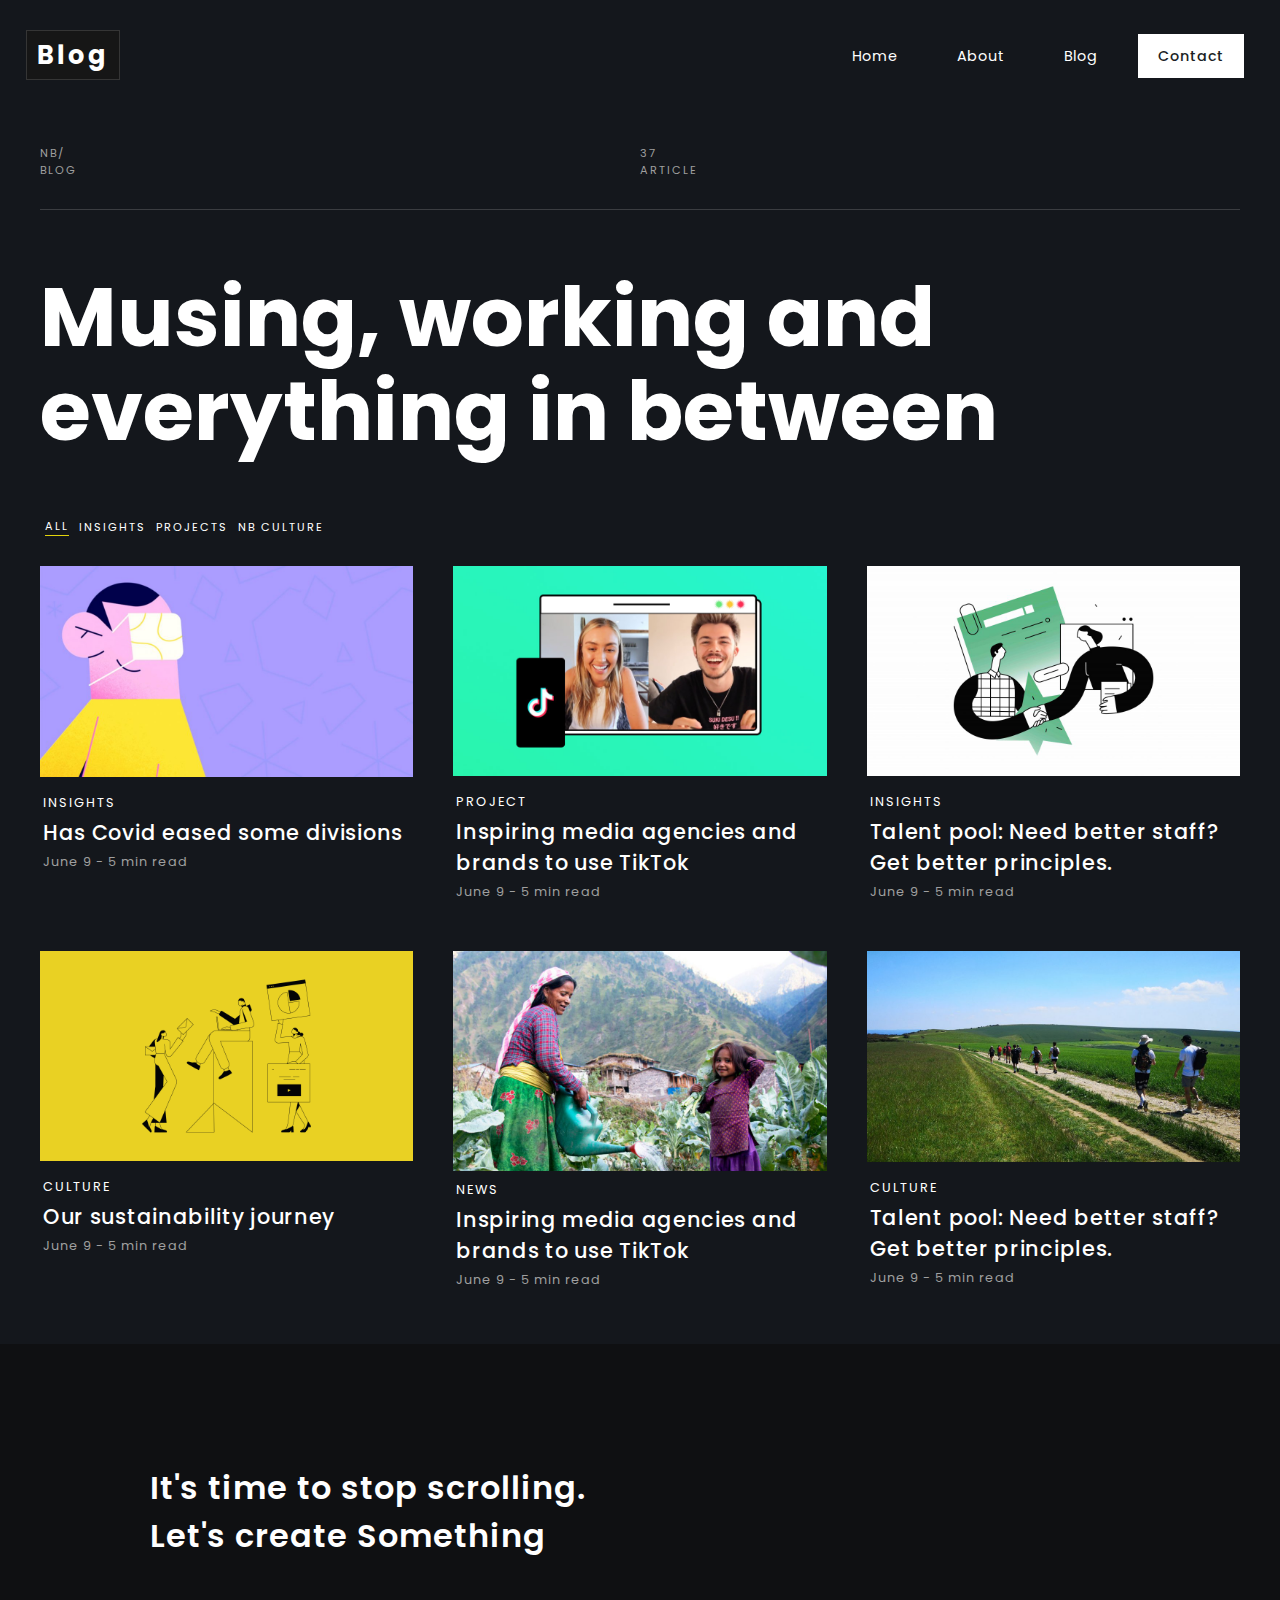
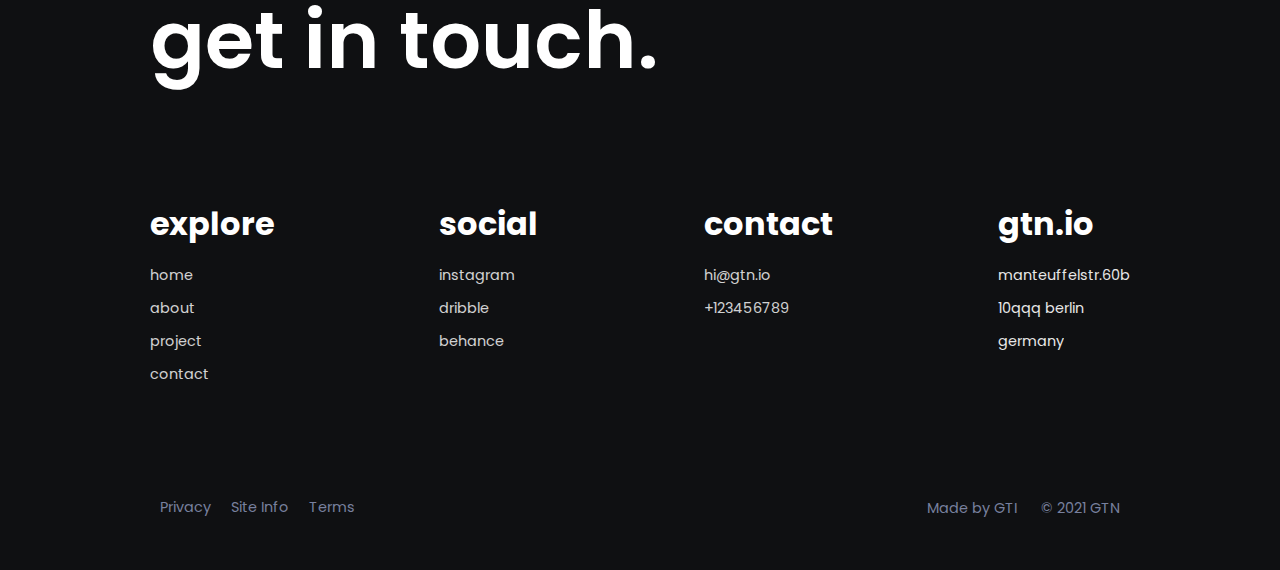
<file: index.html>
<!DOCTYPE html>
<html lang="en">
    <head>
        <meta charset="utf-8">
        <meta http-equiv="X-UA-Compatible" content="IE=edge">
        <meta name="viewport" content="width=device-width, initial-scale=1.0">
        <link rel="stylesheet" href="style.css">
        <link rel="preconnect" href="https://fonts.googleapis.com">
        <link rel="preconnect" href="https://fonts.gstatic.com" crossorigin>
        <link href="https://fonts.googleapis.com/css2?family=Poppins:ital,wght@0,300;0,400;0,500;0,600;1,400&display=swap" rel="stylesheet">
        <title>Responsive Blog Website</title>
    </head>
    <body>
        
        <div id="progress">
          <span id="progress-value"></span>
        </div>

        <nav class="navigation">
            <a href="#" class="logo">Blog</a>

            <input type="checkbox" class="menu-btn" id="menu-btn">
            <label for="menu-btn" class="menu-icon">
                <span class="nav-icon"></span>
            </label>


            <ul class="menu">
                <li><a href="#">Home</a></li>
                <li><a href="#">About</a></li>
                <li><a href="#">Blog</a></li>
                <li><a href="#" class="nav-contact">Contact</a></li>
            </ul>
        </nav>

        <div class="page-container">

            <div class="top-bar">
                <span>NB/<br/>Blog</span>
                <div class="article-number"><span>37</span><br/>Article</div>
            </div>
        


        <section id="blog">
            <div class="blog-heading">
                <h1>Musing, working and everything in between</h1>
            </div>

            <ul class="blog-filter">
                <li class="list blog-filter-active" data-filter="all">All</li>
                <li class="list" data-filter="insights">Insights</li>
                <li class="list" data-filter="projects">Projects</li>
                <li class="list" data-filter="culture">nb Culture</li>
                <li class="list" data-filter="news"></li>
            </ul>

            <div class="blog-container">

                <a href="#" class="blog-box insights">

                    <div class="blog-img">
                        <img src="blog-1.jpg" alt="1">
                    </div>

                    <div class="blog-text">
                        <span class="category">insights</span>
                        <strong>Has Covid eased some divisions</strong>
                        <span class="blog-post-time">June 9 - 5 min read</span>
                    </div>
                </a>

                <a href="#" class="blog-box projects">

                    <div class="blog-img">
                        <img src="blog-2.jpg" alt="2">
                    </div>

                    <div class="blog-text">
                        <span class="category">project</span>
                        <strong>Inspiring media agencies and brands to use TikTok</strong>
                        <span class="blog-post-time">June 9 - 5 min read</span>
                    </div>
                </a>

                <a href="#" class="blog-box insights">

                    <div class="blog-img">
                        <img src="blog-3.jpg" alt="3">
                    </div>

                    <div class="blog-text">
                        <span class="category">insights</span>
                        <strong>Talent pool: Need better staff? Get better principles.</strong>
                        <span class="blog-post-time">June 9 - 5 min read</span>
                    </div>
                </a>

                <a href="#" class="blog-box culture">

                    <div class="blog-img">
                        <img src="blog-4.png" alt="4">
                    </div>

                    <div class="blog-text">
                        <span class="category">culture</span>
                        <strong>Our sustainability journey</strong>
                        <span class="blog-post-time">June 9 - 5 min read</span>
                    </div>
                </a>

                <a href="#" class="blog-box news">

                    <div class="blog-img">
                        <img src="blog-5.jpg" alt="5">
                    </div>

                    <div class="blog-text">
                        <span class="category">news</span>
                        <strong>Inspiring media agencies and brands to use TikTok</strong>
                        <span class="blog-post-time">June 9 - 5 min read</span>
                    </div>
                </a>

                <a href="#" class="blog-box culture">

                    <div class="blog-img">
                        <img src="blog-6.jpg" alt="6">
                    </div>

                    <div class="blog-text">
                        <span class="category">culture</span>
                        <strong>Talent pool: Need better staff? Get better principles.</strong>
                        <span class="blog-post-time">June 9 - 5 min read</span>
                    </div>
                </a>


            </div>
        </section>
    </div>

    <footer>
        <div class="footer-container">

            <div class="footer-heading">
              <h4>It's time to stop scrolling.
                <br/>
                Let's create Something
              </h4>

              <h3>get in touch.</h3>
            </div>

            <div class="footer-content">

                <div class="footer-box">
                    <strong>explore</strong>

                    <ul>
                        <li><a href="#">Home</a></li>
                        <li><a href="#">About</a></li>
                        <li><a href="#">Project</a></li>
                        <li><a href="#">Contact</a></li>
                    </ul>
                </div>

                <div class="footer-box">
                    <strong>Social</strong>

                    <ul>
                        <li><a href="#">Instagram</a></li>
                        <li><a href="#">Dribble</a></li>
                        <li><a href="#">Behance</a></li>
                    </ul>
                </div>


                <div class="footer-box">
                    <strong>Contact</strong>

                    <ul>
                        <li><a href="#">hi@GTN.io</a></li>
                        <li><a href="#">+123456789</a></li>
                    </ul>
                </div>


                <div class="footer-box">
                    <strong>GTN.io</strong>

                    <ul>
                        <li>manteuffelstr.60b</li>
                        <li>10qqq berlin</li>
                        <li>germany</li>
                    </ul>
                </div>



            </div>


            <div class="footer-bottom">
                <div class="footer-bottom-links">
                    <a href="#">Privacy</a>
                    <a href="#">Site Info</a>
                    <a href="#">Terms</a>
                </div>

                <div class="copyright">
                    <span>Made by GTI</span>
                    <span>&#169; 2021 GTN</span>
                </div>
            </div>

        </div>
    </footer>

    </body>
    <script src="./script.js"></script>
    <script>
       let scrollPercentage = () => {
        let scrollProgress = document.getElementById("progress");
        let progressValue = document.getElementById("progress-value");
        let pos = document.documentElement.scrollTop;
        let calcHeight = document.documentElement.scrollHeight - document.documentElement.clientHeight;
        let scrollValue = Math.round( pos * 100 / calcHeight);
        scrollProgress.style.background = `conic-gradient(#e2d30c ${scrollValue}%, #2b2f38 ${scrollValue}%)`;
        progressValue.textcontent = `${scrollValue}%`;
 
    }
    window.onscroll = scrollPercentage;
    window.onload = scrollPercentage;
 
 
    /*--==Post-Filter-Script=================================--*/
    
        $(document).on('click','.blog-filter li', function(){
            $(this).addClass('blog-filter-active').siblings().removeClass('blog-filter-active')
        });
 
        /*--filter------------------------*/
        $(document).ready(function(){
            $('.list').click(function(){
                const value = $(this).attr('data-filter');
                if(value == 'all'){
                    $('.blog-box').show('1000');
                }
                else{
                    $('.blog-box').not('.'+value).hide('1000');
                    $('.blog-box').filter('.'+value).show('1000');
                }
            });
        });
 
    </script>
</html>
</file>
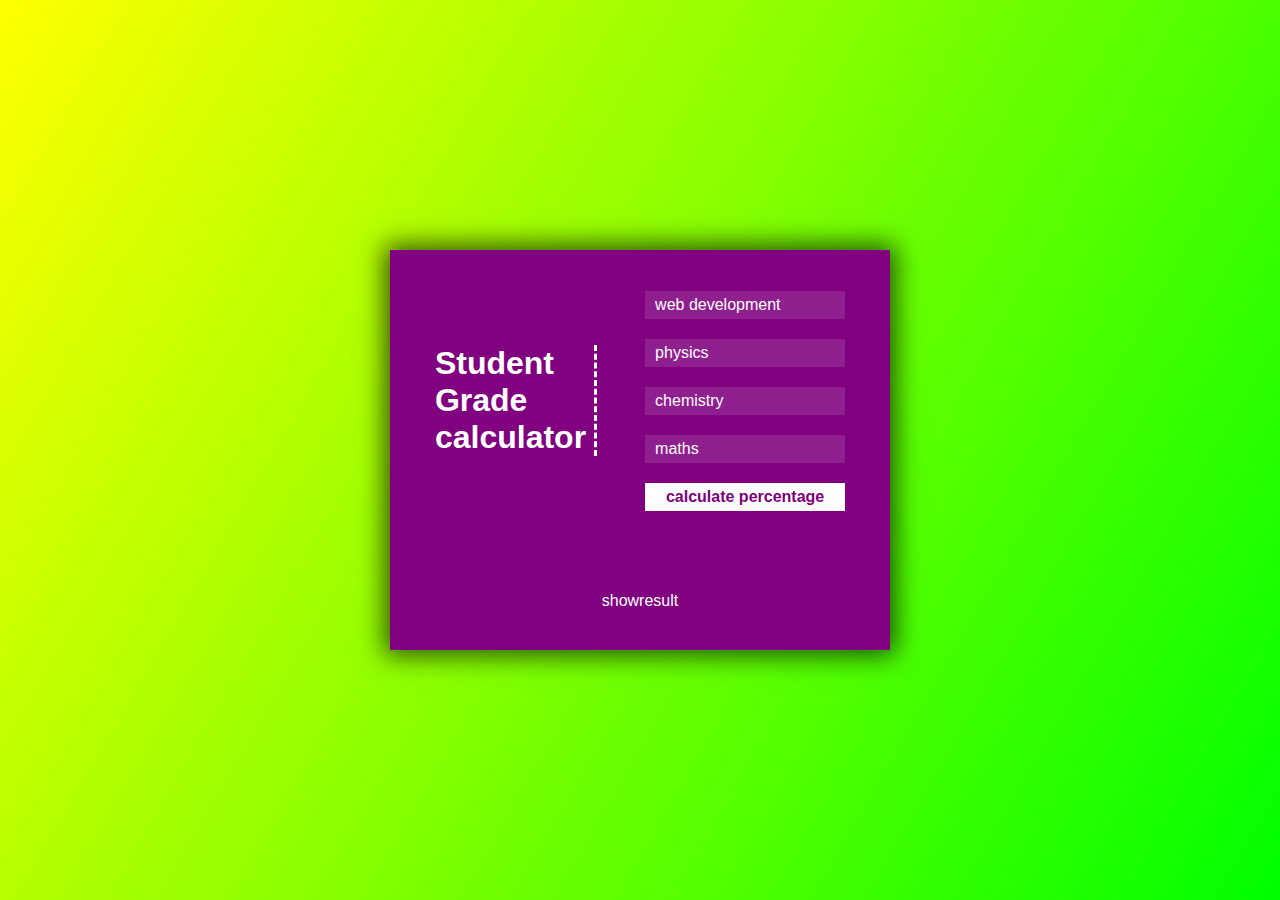
<file: studentcalculator/index.html>
<!DOCTYPE html>
<html lang="en">
<head>
    <meta charset="UTF-8">
    <meta http-equiv="X-UA-Compatible" content="IE=edge">
    <meta name="viewport" content="width=device-width, initial-scale=1.0">
    <title>javascript student calculator</title>
    <link rel="stylesheet" href="style.css">
</head>
<body>
    <div class="container">
        <div class="card">
            <div class="card-left-side">
                <h2>Student<br/>
                    Grade<br/>
                   calculator</h2>
            </div>

            <div class="card-right-side">
                <input type="text" placeholder="web development" id="web">
                <input type="text" placeholder="physics" id="phy">
                <input type="text" placeholder="chemistry" id="chem">
                <input type="text" placeholder="maths" id="maths">
                <button class="btn" id="btn">calculate percentage</button>
            </div>
        </div>
        <div><p id="showresult">showresult</p></div>
    </div>
    <script src="app.js"></script>
</body>
</html>
</file>
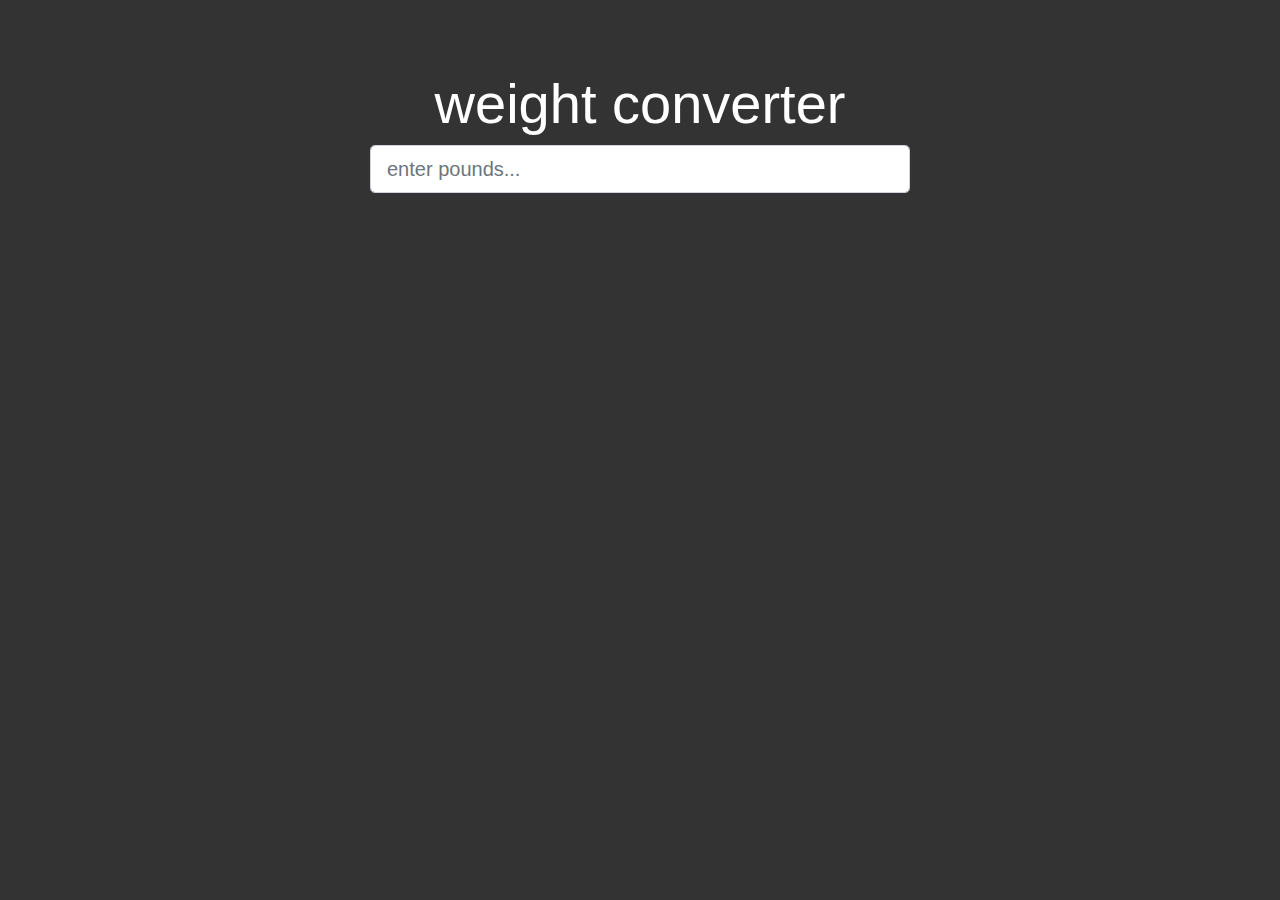
<file: weightconverter/index.html>
<!DOCTYPE html>
<html lang="en">
<head>
    <meta charset="UTF-8">
    <meta http-equiv="X-UA-Compatible" content="IE=edge">
    <meta name="viewport" content="width=device-width, initial-scale=1.0">
    <title>weight converter</title>
    <link rel="stylesheet" href="https://stackpath.bootstrapcdn.com/bootstrap/4.4.1/css/bootstrap.min.css" integrity="sha384-Vkoo8x4CGsO3+Hhxv8T/Q5PaXtkKtu6ug5TOeNV6gBiFeWPGFN9MuhOf23Q9Ifjh" crossorigin="anonymous">
    <style>
        body{
            margin-top:70px;
            background:#333;
            color:#fff;     
        }

        h4{
            color:#333;
        }
    </style>
</head>
<body>
    <div class="container">
        <div class="row">
            <div class="col-md-6 offset-md-3">
                <h1 class="display-4 text-center mb-2">weight converter</h1>

                <form>
                    <div class="form-group">
                        <input id="lbsInput" type="number" class="form-control form-control-lg" placeholder="enter pounds...">
                    </div>
                </form>

                <div id="output">
                    <div class="card card-primary mb-2">
                        <div class="card-block">
                            <h4>Grams:</h4>
                            <div id="gramsOutput"></div>
                        </div>
                    </div>

                    <div class="card card-success mb-2">
                        <div class="card-block">
                            <h4>Kilograms:</h4>
                            <div id="kgOutput"></div>
                        </div>
                    </div>

                    <div class="card card-danger mb-2">
                        <div class="card-block">
                            <h4>ounces:</h4>
                            <div id="ozOutput"></div>
                        </div>
                    </div>

                
                       
                </div>
            </div>
        </div>
    </div>

    <script>
        document.getElementById("output").style.visibility = "hidden";
        document.getElementById("lbsInput").addEventListener("input", function(e) {
           document.getElementById("output").style.visibility= "visible";
           let lbsInput = e.target.value;
          document.getElementById("gramsOutput").innerHTML = lbsInput / 0.0022046;
          document.getElementById("kgOutput").innerHTML = lbsInput / 2.2046;
          document.getElementById("ozOutput").innerHTML = lbsInput * 16;
        });

    </script>
</body>
</html>
</file>
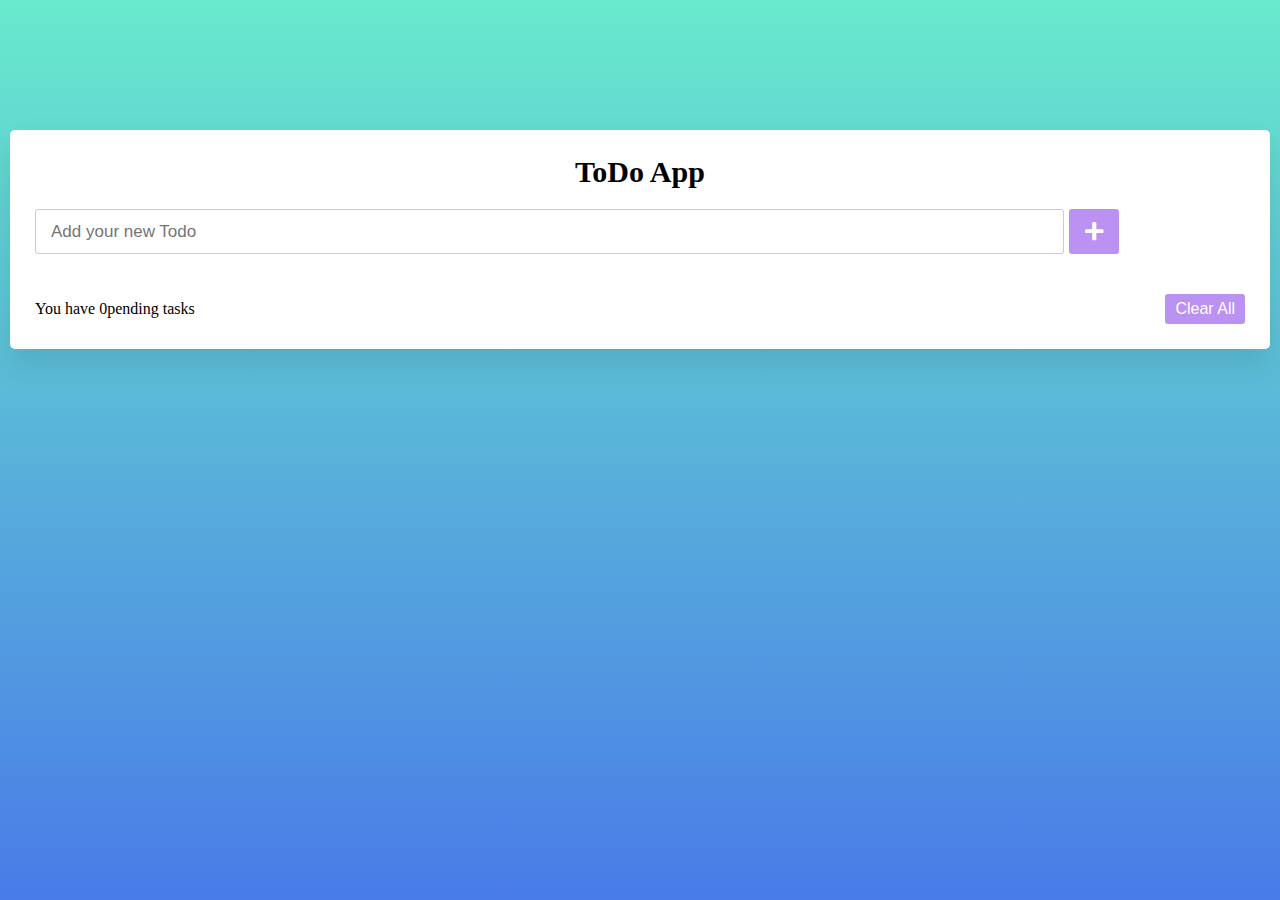
<file: index5.html>
<!DOCTYPE html>
<html lang="en">
    <head>
        <meta charset="utf-8">
        <meta name="viewport" content="width=device-width", initial-scale="1.0">
        <link rel="stylesheet" href="style5.css">
        <link rel="stylesheet" href="https://cdnjs.cloudflare.com/ajax/libs/font-awesome/5.15.3/css/all.min.css"/>
        <title>To-Do List App</title>
    </head>
    <body>
        <div class="wrapper">
            <header>ToDo App</header>
             <div class="inputField">
                <input type="text" placeholder="Add your new Todo">
                <button><i class="fas fa-plus"></i></button>
             </div>

             <ul class="todoList">

             </ul>

             <div class="footer">
                <span>You have <span class="pendingTasks"></span>pending tasks </span>
                <button>Clear All</button>
             </div>
        </div>

        
    </body>

    <script>
        const inputBox = document.querySelector('.inputField input');
        const addBtn = document.querySelector('.inputField button');
        const todoList = document.querySelector('.todoList');
        const deleteAllBtn = document.querySelector('.footer button');

        inputBox.onkeyup = ()=>{
            let userEnteredValue = inputBox.value;
            if(userEnteredValue.trim() != 0){
                addBtn.classList.add("active");
            } else{
                addBtn.classList.remove("active");
            }
        }

        showTasks();


        addBtn.onclick = ()=>{
            let userEnteredValue = inputBox.value;
            let getLocalStorageData = localStorage.getItem("New Todo");

            if(getLocalStorageData == null){
                listArray=[]; 
            }
            else{
                listArray = JSON.parse(getLocalStorageData);
            }

            listArray.push(userEnteredValue);
            
            localStorage.setItem("New Todo", JSON.stringify(listArray));

            showTasks();
            addBtn.classList.remove("active");

        }

        function showTasks(){
            let getLocalStorageData = localStorage.getItem("New Todo");
            if(getLocalStorageData == null){
                  listArray = [];
            } else{
                listArray = JSON.parse(getLocalStorageData);
            }

            const pendingTasksNumb = document.querySelector(".pendingTasks");
            pendingTasksNumb.textContent = listArray.length;
            if(listArray.length > 0){
                deleteAllBtn.classList.add("active");
            } else{
                deleteAllBtn.classList.remove("active");
            }

            let newLiTag = "";
            listArray.forEach((element,index) => {
                newLiTag += `<li>${element}<span class="icon" onclick="deleteTask(${index})"><i class="fas fa-trash"></i></span>
                    </li>`;
                });
                
            todoList.innerHTML = newLiTag;
            inputBox.value="";
        }

        function deleteTask(index){
            let getLocalStorageData = localStorage.getItem("New Todo");
                listArray = JSON.parse(getLocalStorageData);
                listArray.splice(index,1);
                localStorage.setItem("New Todo",JSON.stringify(listArray));
                showTasks();
            
        }

        deleteAllBtn.onclick = () =>{
            listArray=[];
            localStorage.setItem("New Todo", JSON.stringify(listArray));
            showTasks();
        } 


    </script>
</html>
</file>
<file: style.css>
*{
    margin:0;
    padding:0;
    box-sizing:border-box;
    font-family:"Poppins";
}

body{
    margin:0;
    padding:0;
    box-sizing:border-box;
    width:100%;
    overflow-x:hidden;
    font-family:"Poppins";
    background-color:#14171c;
    -ms-overflow-style: none;
    scrollbar-width:none;
}
ul{
    list-style-type:none;
}

a{
    text-decoration:none;
}

.navigation{
    display:flex;
    align-items:center;
    justify-content:space-between;
    padding:30px 2%;
    z-index:2;
}

.menu{
    display:flex;
}

.menu  li a{
    padding:12px 20px;
    margin:4px 10px;
    color:#fff;
    font-size:0.9rem;
    letter-spacing:0.4px;
    transition:all ease 0.3s;
}

.menu li a:hover{
    opacity:0.8;
    transition:all ease 0.3s;
}

.nav-contact{
    background-color:#fff;
    color:#1c1f25 !important;
    font-size:0.8rem;
    font-weight:500;
}

.logo{
        background-color:#161616;
        min-width:50px;
        height:50px;
        padding:0 10px;
        display:flex;
        align-items:center;
        justify-content:center;
        font-size:1.6rem;
        letter-spacing:3px;
        color:#fff;
        font-weight:700;
        border:1px solid rgba(255,255,255,0.137);
}

.page-container{
    display:flex;
    flex-direction:column;
    margin:auto;
    max-width:1200px;
}

.top-bar{
    width:100%;
    display:grid;
    grid-template-columns:1fr 1fr;
    padding:30px 0;
    border-bottom:1px solid #9f9f9f48;
    margin:5px auto 0px auto;
}

.top-bar span,
.article-number{
    color:#9f9f9f;
    font-size:0.7rem;
    text-transform:uppercase;
    letter-spacing:2px;
}

#blog{
    display:flex;
    flex-direction:column;
    justify-content:center;
    padding:40px 0px;
    
}

.blog-heading{
    margin:20px 0;
}

.blog-heading h1{
    font-size:5.2rem;
    color:#fff;
    line-height:94px;
}

.blog-filter{
    display:flex;
    align-items:center;
    margin:40px 0px 20px 0px;
    color:#78809e59;
}

.blog-filter li{
    color:#fff;
    text-transform:uppercase;
    font-size:0.7rem;
    letter-spacing:2px;
    margin:0px 5px;
    cursor:pointer;
    user-select:none;
}

.blog-filter li:hover{
    opacity:0.8;
    transform:all ease 0.3s;
}

.blog-filter-active{
    border-bottom:1px solid #e2d40c;
}

.blog-container{
    display:grid;
    grid-template-columns:1fr 1fr 1fr;
    grid-gap:40px;
    margin:10px 0px 5px 0px;
}

.blog-box{
    transition:all ease 0.3s;
}

.blog-box:hover{
    opacity:0.8;
    transition:all ease 0.3s;
}

.blog-img{
    width:100%;
    max-height:220px;
    overflow:hidden;
}

.blog-img img{
    width:100%;
    height:100%;
    object-fit:cover;
    object-position:center;
}

.blog-text{
    display:flex;
    flex-direction:column;
    padding:10px 3px;
}

.blog-text .category{
    color:#fff;
    text-transform:uppercase;
    font-size:0.8rem;
    letter-spacing:2px;
}

.blog-text strong{
    font-size:1.3rem;
    color:#fff;
    font-weight:500;
    margin:5px 0px;
    letter-spacing:0.7px;
}

.blog-text .blog-post-time{
    color:#9f9f9f;
    font-size:0.8rem;
    letter-spacing:1px;
}


footer{
    background-color:#0f1012;
    display:flex;
    align-items:center;
    justify-content:center;
    flex-direction:column;
    padding:120px 0px 50px 0px;
}

.footer-container{
    width:100%;
    max-width:980px;
    margin:auto;
}

.footer-heading h3,
.footer-heading h4{
    color:#fff;
}

.footer-heading h3{
    font-size:5rem;
    margin-top:20px;
    font-weight:600;
}

.footer-heading h4{
    font-size:2rem;
    font-weight:600;
    letter-spacing:1px;
}

.footer-content{
    display:flex;
    justify-content:space-between;
    margin-top:100px;
}

.footer-box strong{
    color:#fff;
    font-size:2rem;
    text-transform:lowercase;
}

.footer-box ul{
    margin-top:15px;
}

.footer-box ul li a,
.footer-box ul li{
    color:#fff;
    font-size:0.9rem;
    text-transform:lowercase;
    opacity:0.9;
    padding:2px 0px;
    transition:all ease 0.3s;
}

.footer-box ul li{
    margin:8px 0px;
}

.footer-box ul li:hover,
.footer-box ul li a:hover{
    opacity:0.6;
    transition:all ease 0.3s;
}

.footer-bottom{
    display:flex;
    align-items:center;
    justify-content:space-between;
    margin-top:100px;
}

.footer-bottom-links{
    display:flex;
    justify-content:flex-start;
    align-items:center;
}

.footer-bottom-links a,
.copyright span{
    color:#78809e;
    font-size:0.9rem;
    margin:0px 10px;
    transition:all ease 0.3s;
}

.footer-bottom-links a:hover{
    opacity:0.6;
    transition:all ease 0.3s;
}


.menu-icon,
.menu-btn{
    display:none;
}

@media(max-width:1250px){
    .blog-heading h1{
        font-size:3rem;
        line-height:60px;
    }

    .page-container{
        max-width:100%;
        width:90%;
    }

}

@media(max-width:850px){
    .blog-container{
        grid-template-columns:1fr 1fr;
    }

    .footer-container{
        width:90%;
    }

    .footer-content{
        display:grid;
        grid-template-columns:1fr 1fr;
        grid-gap:10px;
    }

    .footer-box{
        margin:0px auto;
    }

    .footer-heading{
        display:flex;
        flex-direction:column;
        justify-content:center;
    }
}

@media(max-width:750px){
    .navigation{
        justify-content:space-between;
        height:65px;
        padding:35px 25px;
    }

    .logo{
        font-size:1.2rem;

    }

    .navigation .menu{
        display:none;
        position:absolute;
        left:0px;
        top:65px;
        background-color:#14171c;
        border-bottom:1px solid #1c1f25;
        width:100%;
        padding:0px;
        margin:0px;
        z-index:100;
    }


    .navigation .menu li{
        width:100%;
        margin: 0px;
        padding: 0px;
    }
    .navigation .menu li a{
        width: 100%;
        height: 40px;
        display: flex;
        align-items: center;
        margin: 0px;
        padding: 30px 20px;
        border: 1px solid rgba(211,211,211,0.01);
    }
    .navigation .menu li a:hover{
        color: #14171c;
        background-color: #ffffff;
        transition: all ease 0.3s;
        opacity: 1;
    }
    .menu-icon{
        display: block;
    }
    .navigation .menu-icon{
        cursor: pointer;
        float: right;
        padding: 5px;
        position: relative;
        user-select: none;
        z-index: 106;
    }
    .navigation .menu-icon .nav-icon{
        background-color: #ffffff;
        display: block;
        position: relative;
        height: 2px;
        transition: background 0.2s ease-out;
        width: 25px;
    }
    .navigation .menu-icon .nav-icon::before,
    .navigation .menu-icon .nav-icon::after{
        background-color: #ffffff;
        content: '';
        position: absolute;
        height: 100%;
        transition: all ease-out 0.2s;
        width: 100%;
    }
    .navigation .menu-icon .nav-icon::before{
        top: 5px;
    }
    .navigation .menu-icon .nav-icon::after{
        top: -5px;
    }
    .navigation .menu-icon:checked ~ .menu-icon .nav-icon,
    .navigation .menu-icon .nav-icon{
        background-color: transparent;
    }
    .navigation .menu-btn:checked ~ .menu-icon .nav-icon::before{
        transform: rotate(-45deg);
        top: 0px;
    }
    .navigation .menu-btn:checked ~ .menu-icon .nav-icon::after{
        transform: rotate(45deg);
        top: 0px;
    }
 
    .navigation .menu-btn:checked ~ .menu{
        display: block;
    }
}
@media(max-width:680px){
    .footer-heading h4{
        font-size: 1.6rem;
        line-height: 30px;
    }
    .footer-heading h3{
        font-size: 2.3rem;
    }
    .footer-bottom{
        flex-wrap: wrap;
        justify-content:space-between;
        align-items: center;
        padding: 0px 20px;
    }
}
@media(max-width:530px){
    .blog-container{
        grid-template-columns: 1fr;
    }
    .blog-heading h1{
        font-size: 2rem;
        line-height: 40px;
    }
    .blog-heading{
        margin: 20px 0px;
    }
    .blog-filter{
        flex-wrap: wrap;
    }
    .blog-filter li{
        margin-top: 8px;
    }
}
@media(max-width:340px){
    .footer-content{
        grid-template-columns: 1fr;
        margin-top: 40px;
    }
    .footer-box{
        margin: 0px;
    }
    .footer-box strong{
        font-size: 1.5rem;
    }
}
</file>
<file: studentcalculator/style.css>
*{
    margin:0;
    padding:0;
    box-sizing:border-box;
}

body{
    min-height:100vh;
    background:linear-gradient(120deg,yellow,lime);
    font-family:'Segoe UI', Tahoma, Geneva, Verdana, sans-serif;
    display:flex;
    align-items:center;
    justify-content:center;
}
.container{
    background:purple;
    color:white;
    height:400px;
    width:500px;
    display:flex;
    align-items:center;
    justify-content:space-around;
    flex-direction:column;
    box-shadow:0px 0px 25px 5px rgba(0,0,0,.7);
}
.card{
    display:flex;
    align-items:center;
    justify-content:space-between;
}
.card-right-side{
    display:flex;
    flex-direction:column;
    justify-content:space-between;
    margin-left:3rem;
}
.card-right-side > input{
    margin-bottom:1.25rem;
    width:200px;
    padding:5px 10px;
    background-color:rgba(255,255,255,0.116);
    border:none;
    outline:none;
    font-size:16px;
    color:white;
    font-weight:400;
}
.card-right-side > input::placeholder{
    color: white;
    font-weight: 500;
    font-size: 16px;
}
.card-right-side > button {
    width: 200px;
    background-color: #fff;
    color: purple;
    border: none;
    outline: none;
    cursor: pointer;
    padding: 5px 10px;
    font-weight: 600;
    font-size: 16px;
  }

  .card-left-side > h2{
     font-weight:700;
     font-size:2rem;
     border-right:3px dashed white;
     padding-right:8px;
  }
</file>
<file: style5.css>
*{
    margin:0;
    padding:0;
    box-sizing:border-box;
}

::selection{
   color:#fff;
   background:rgba(142,73,232);
}

body{
    height:100vh;
    width:100%;
    padding:10px;
    background:linear-gradient(to bottom, #68eacc 0%, #497be8 100%);

}

.wrapper{
    background:#fff;
    min-width:400px;
    width:100%;
    margin:120px auto;
    padding:25px;
    border-radius:5px;
    box-shadow:0 15px 30px rgba(0,0,0,0.1);
}

.wrapper header{
    text-align:center;
    font-size:30px;
    font-weight:600;
}

.wrapper .inputField{
    margin:20px 0;
    width:100%;
    height:45px;
    display:flex;
}

 .inputField input{
    border:1px solid #ccc;
    border-radius:3px;
    outline:none;
    height:100%;
    width:85%;
    font-size:17px;
    padding-left:15px;
    transition:all 0.3s ease;
}

.inputField input:focus{
    background-color:#8e49e8;
}

.inputField button{
    width: 50px;
    height: 100%;
    border: none;
    color: #fff;
    margin-left: 5px;
    font-size: 21px;
    outline: none;
    background: #8E49E8;
    cursor: pointer;
    border-radius: 3px;
    opacity: 0.6;
    pointer-events: none;
    transition: all 0.3s ease;
  }
  .inputField button:hover,
  .footer button:hover{
    background: #721ce3;
    color:#fff;
  }
  .inputField button.active{
    opacity: 1;
    pointer-events:auto;
  }

  .wrapper .todoList{
    max-height:280px;
    overflow-y:auto;
  }

  .todoList li{
    position:relative;
    list-style-type:none;
    margin-bottom:15px;
    background:#f2f2f2;
    padding:10px 15px;
    border-radius:3px;
    cursor:default;
    overflow:hidden;
    word-wrap: break-word;
  }

  .todoList li .icon{
    position:absolute;
    right:-45px;
    top:50%;
    transform:translateY(-50%);
    width:45px;
    background:#ec473c;
    color:#fff;
    text-align:center;
    border-radius:0 3px 3px 0;
    padding:10px 5px;
    cursor:pointer;
    transition:all ease 0.3s;
  }

  .todoList li:hover icon{
    right:0px;
  } 

  .wrapper .footer{
    display:flex;
    width:100%;
    margin-top:20px;
    align-items:center;
    justify-content: space-between;
  }

  .footer button{
    padding:6px 10px;
    border-radius:3px;
    border:none;
    outline:none;
    color:#fff;
    font-weight:400;
    font-size:16px;
    margin-left:5px;
    background:#8e49e8;
    cursor:pointer;
    user-select:none;
    opacity:0.6;
    pointer-events:none;
    transition:all 0.3s ease;

  }

  .footer button.active{
    opacity:1;
    pointer-events:auto;
  }
</file>
